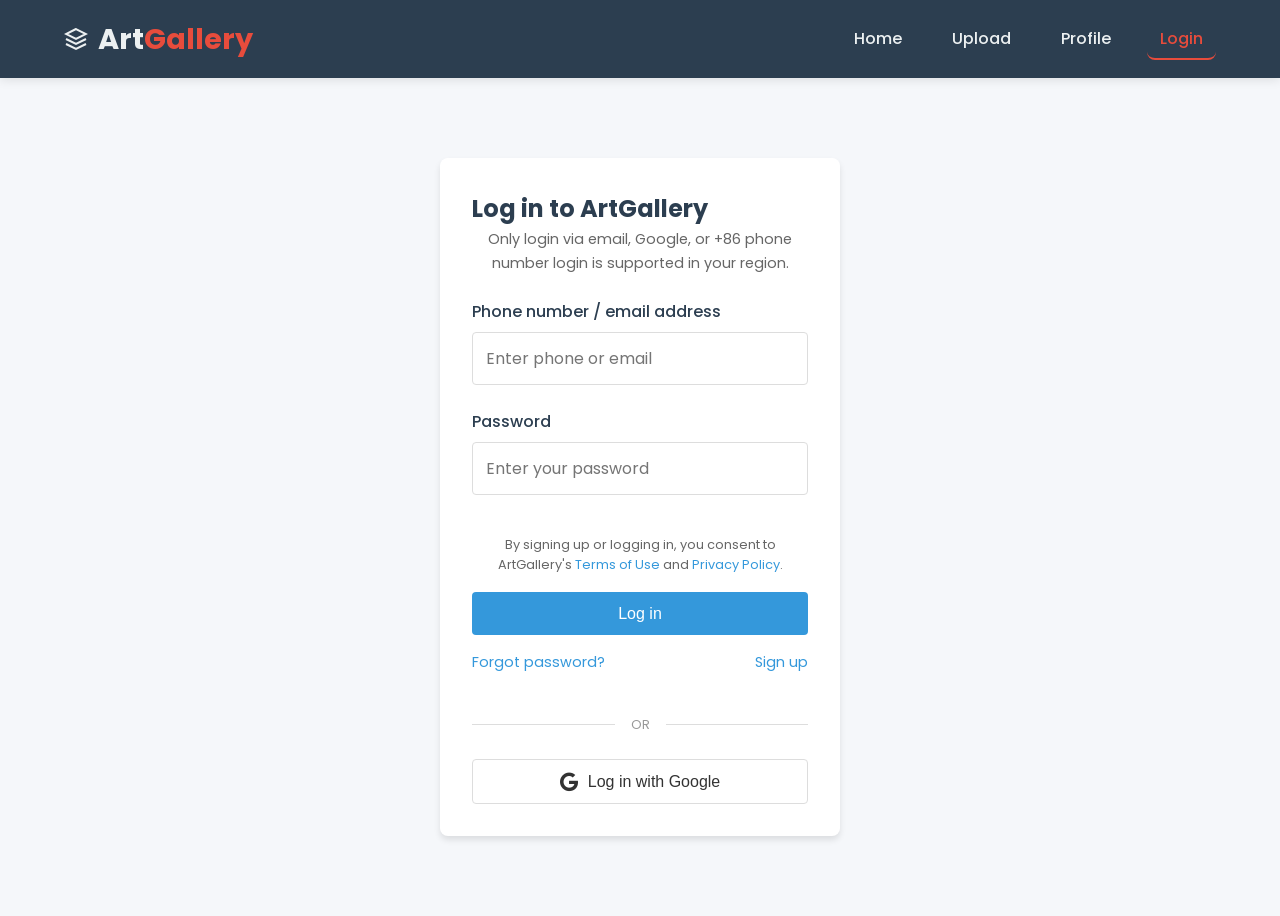
<file: index.html>
<!DOCTYPE html>
<html lang="en">

<head>
    <meta charset="UTF-8">
    <meta name="viewport" content="width=device-width, initial-scale=1.0">
    <title>Art Gallery | Discover Amazing Artworks</title>
    <link rel="stylesheet" href="styles.css">
    <link href="https://fonts.googleapis.com/css2?family=Poppins:wght@300;400;500;600;700&display=swap"
        rel="stylesheet">
</head>

<body>
    <nav>
        <div class="nav-container">
            <div class="logo">
                <svg xmlns="http://www.w3.org/2000/svg" viewBox="0 0 24 24" width="24" height="24" fill="none"
                    stroke="currentColor" stroke-width="2">
                    <path d="M12 2L2 7l10 5 10-5-10-5zM2 17l10 5 10-5M2 12l10 5 10-5"></path>
                </svg>
                Art<span>Gallery</span>
            </div>

            <button class="mobile-menu-btn">
                <svg xmlns="http://www.w3.org/2000/svg" width="24" height="24" viewBox="0 0 24 24" fill="none"
                    stroke="currentColor" stroke-width="2" stroke-linecap="round" stroke-linejoin="round">
                    <line x1="3" y1="12" x2="21" y2="12"></line>
                    <line x1="3" y1="6" x2="21" y2="6"></line>
                    <line x1="3" y1="18" x2="21" y2="18"></line>
                </svg>
            </button>

            <ul id="navMenu">
                <li><a href="index.html" class="active">Home</a></li>
                <li><a href="upload.html">Upload</a></li>
                <li><a href="profile.html">Profile</a></li>
                <li id="loginNav"><a href="login.html">Login</a></li>
                <li id="logoutNav" class="hidden"><a href="#" onclick="logout()">Logout</a></li>
            </ul>   
        </div>
    </nav>

    <div class="main-container">
        <div class="page-header">
            <h2>Discover Amazing Artworks</h2>
            <p>Explore unique pieces created by talented artists from around the world</p>
        </div>

        <section class="search-section">
            <div class="search-container">
                <input type="search" id="searchInput" placeholder="Search artworks by title, artist, or tag...">
                <button id="searchButton" aria-label="Search">
                    <svg xmlns="http://www.w3.org/2000/svg" width="24" height="24" viewBox="0 0 24 24" fill="none"
                        stroke="currentColor" stroke-width="2" stroke-linecap="round" stroke-linejoin="round">
                        <circle cx="11" cy="11" r="8"></circle>
                        <line x1="21" y1="21" x2="16.65" y2="16.65"></line>
                    </svg>
                </button>
            </div>
        </section>

        <section class="gallery">
            <div class="art-grid" id="artGallery">
                <!-- Art items will be loaded here -->
            </div>
        </section>
    </div>

    <script>
        // Toggle mobile menu
        document.querySelector('.mobile-menu-btn').addEventListener('click', function () {
            document.getElementById('navMenu').classList.toggle('show');
        });

        // Check if the user is authenticated
        document.addEventListener("DOMContentLoaded", function () {
            let user = localStorage.getItem("user");
            if (!user) {
                // Redirect to login page if not authenticated
                window.location.href = "login.html";
            } else {
                // Show the logout button and hide the login button
                document.getElementById("loginNav").classList.add("hidden");
                document.getElementById("logoutNav").classList.remove("hidden");
            }
        });

        function logout() {
            localStorage.removeItem("user");
            window.location.href = "login.html";
        }
    </script>

    <script src="script.js"></script>
</body>

</html>
</file>
<file: styles.css>
/* Modern Art Gallery - Main Styles */
:root {
  --primary-color: #2c3e50;
  --secondary-color: #e74c3c;
  --accent-color: #3498db;
  --light-bg: #f5f7fa;
  --dark-text: #2c3e50;
  --light-text: #ecf0f1;
  --box-shadow: 0 4px 6px rgba(0, 0, 0, 0.1);
  --hover-transition: all 0.3s ease;
  --border-radius: 8px;
}

* {
  box-sizing: border-box;
  margin: 0;
  padding: 0;
}

body {
  font-family: 'Poppins', 'Segoe UI', sans-serif;
  background-color: var(--light-bg);
  color: var(--dark-text);
  line-height: 1.6;
}

/* Navigation */
nav {
  background-color: var(--primary-color);
  color: var(--light-text);
  padding: 1rem 5%;
  position: sticky;
  top: 0;
  z-index: 100;
  box-shadow: 0 2px 10px rgba(0, 0, 0, 0.1);
}

.nav-container {
  display: flex;
  justify-content: space-between;
  align-items: center;
  max-width: 1400px;
  margin: 0 auto;
}

.logo {
  font-size: 1.8rem;
  font-weight: 700;
  display: flex;
  align-items: center;
}

.logo span {
  color: var(--secondary-color);
}

.logo svg {
  margin-right: 10px;
  height: 32px;
}

nav ul {
  display: flex;
  list-style: none;
}

nav ul li {
  margin-left: 1.5rem;
}

nav ul li a {
  color: var(--light-text);
  text-decoration: none;
  font-weight: 500;
  padding: 0.5rem 0.8rem;
  border-radius: var(--border-radius);
  transition: var(--hover-transition);
}

nav ul li a:hover {
  background-color: rgba(255, 255, 255, 0.1);
}

nav ul li a.active {
  color: var(--secondary-color);
  border-bottom: 2px solid var(--secondary-color);
}

.mobile-menu-btn {
  display: none;
  background: none;
  border: none;
  color: var(--light-text);
  font-size: 1.5rem;
  cursor: pointer;
}

/* Main container */
.main-container {
  max-width: 1400px;
  margin: 0 auto;
  padding: 2rem 5%;
}

/* Page headers */
.page-header {
  text-align: center;
  margin-bottom: 2.5rem;
}

.page-header h2 {
  font-size: 2.5rem;
  color: var(--primary-color);
  margin-bottom: 0.5rem;
}

.page-header p {
  color: #7f8c8d;
  font-size: 1.1rem;
  max-width: 700px;
  margin: 0 auto;
}

.search-section {
  padding: 20px 0;
  display: flex;
  justify-content: center;
  align-items: center;
  margin-bottom: 30px;
}

.search-container {
  display: flex;
  align-items: center;
  width: 100%;
  max-width: 600px;
  margin: 0 auto;
  padding: 5px 5px 5px 15px;
  border: 1px solid #dfe1e5;
  border-radius: 24px;
  background-color: #fff;
  box-shadow: 0 1px 6px rgba(32, 33, 36, 0.1);
  transition: box-shadow 0.3s ease;
}

.search-container:hover,
.search-container:focus-within {
  box-shadow: 0 2px 8px rgba(32, 33, 36, 0.15);
}

#searchInput {
  flex-grow: 1;
  padding: 10px 0;
  border: none;
  outline: none;
  font-size: 1rem;
  background-color: transparent;
  color: #333;
}

#searchInput::placeholder {
  color: #888;
}

#searchButton {
  background-color: transparent;
  color: #5f6368;
  border: none;
  border-radius: 50%;
  width: 40px;
  height: 40px;
  display: flex;
  justify-content: center;
  align-items: center;
  cursor: pointer;
  margin-left: 8px;
  transition: background-color 0.2s ease;
}

#searchButton:hover {
  background-color: rgba(0, 0, 0, 0.05);
}

#searchButton svg {
  width: 20px;
  height: 20px;
  stroke: currentColor;
}

@media (max-width: 768px) {
  .search-container {
      max-width: 90%;
      margin: 0 auto;
  }

  #searchInput {
      font-size: 0.9rem;
  }

  #searchButton {
      width: 35px;
      height: 35px;
  }

  #searchButton svg {
      width: 18px;
      height: 18px;
  }
}

#searchInput::-webkit-search-cancel-button {
  -webkit-appearance: none;
  appearance: none;
}

.hidden {
  display: none !important;
}

.no-results {
  text-align: center;
  width: 100%;
  margin-top: 20px;
  color: #666;
}

/* Gallery styles */
.gallery {
  margin-top: 2rem;
}

.art-grid {
  display: grid;
  grid-template-columns: repeat(auto-fill, minmax(300px, 1fr));
  gap: 2rem;
}

.art-item {
  background: white;
  border-radius: var(--border-radius);
  overflow: hidden;
  box-shadow: var(--box-shadow);
  transition: var(--hover-transition);
}

.art-item:hover {
  transform: translateY(-5px);
  box-shadow: 0 10px 20px rgba(0, 0, 0, 0.15);
}

.art-item img {
  width: 100%;
  height: 280px;
  object-fit: cover;
}

.art-content {
  padding: 1.5rem;
}

.art-content h3 {
  font-size: 1.3rem;
  margin-bottom: 0.5rem;
  color: var(--primary-color);
}

.art-content p {
  color: #7f8c8d;
  font-size: 0.9rem;
  margin-bottom: 1rem;
}

.art-content .artist {
  display: flex;
  align-items: center;
  font-size: 0.9rem;
}

.art-content .artist img {
  width: 30px;
  height: 30px;
  border-radius: 50%;
  margin-right: 10px;
  object-fit: cover;
}

/* Forms */
.form-container {
  max-width: 500px;
  margin: 0 auto;
  background-color: white;
  padding: 2rem;
  border-radius: var(--border-radius);
  box-shadow: var(--box-shadow);
}

.form-container h2 {
  text-align: center;
  color: var(--primary-color);
  margin-bottom: 1.5rem;
}

form {
  display: flex;
  flex-direction: column;
}

.form-group {
  margin-bottom: 1.5rem;
}

.form-group label {
  display: block;
  margin-bottom: 0.5rem;
  font-weight: 500;
  color: var(--dark-text);
}

input,
textarea,
select {
  width: 100%;
  padding: 0.8rem;
  border: 1px solid #ddd;
  border-radius: 4px;
  font-family: inherit;
  font-size: 1rem;
  transition: var(--hover-transition);
}

input:focus,
textarea:focus,
select:focus {
  outline: none;
  border-color: var(--accent-color);
  box-shadow: 0 0 0 2px rgba(52, 152, 219, 0.2);
}

textarea {
  min-height: 150px;
  resize: vertical;
}

input[type="file"] {
  padding: 0.5rem;
  background-color: #f5f7fa;
  border: 1px dashed #ddd;
  cursor: pointer;
}

.file-upload {
  position: relative;
  display: flex;
  flex-direction: column;
  align-items: center;
  padding: 2rem;
  border: 2px dashed #ddd;
  border-radius: var(--border-radius);
  background-color: #f9f9f9;
  transition: var(--hover-transition);
}

.file-upload:hover {
  background-color: #f0f0f0;
}

.file-upload input {
  position: absolute;
  width: 100%;
  height: 100%;
  opacity: 0;
  cursor: pointer;
}

.file-upload svg {
  width: 50px;
  height: 50px;
  color: #7f8c8d;
  margin-bottom: 1rem;
}

.file-upload p {
  font-size: 0.9rem;
  color: #7f8c8d;
}

.btn {
  background-color: var(--accent-color);
  color: white;
  border: none;
  padding: 0.8rem 1.5rem;
  font-size: 1rem;
  font-weight: 500;
  border-radius: 4px;
  cursor: pointer;
  transition: var(--hover-transition);
}

.btn:hover {
  background-color: #2980b9;
}

.btn-secondary {
  background-color: #7f8c8d;
}

.btn-secondary:hover {
  background-color: #6c7a7d;
}

.btn-danger {
  background-color: var(--secondary-color);
}

.btn-danger:hover {
  background-color: #c0392b;
}

/* Auth forms */
.auth-container {
  max-width: 400px;
  margin: 3rem auto;
  padding: 2rem;
  background-color: white;
  border-radius: var(--border-radius);
  box-shadow: var(--box-shadow);
}

.auth-toggle {
  text-align: center;
  margin-top: 1.5rem;
  font-size: 0.9rem;
  color: #7f8c8d;
}

.auth-toggle span {
  color: var(--accent-color);
  cursor: pointer;
  font-weight: 500;
}

/* Profile page */
.profile-container {
  display: grid;
  grid-template-columns: 1fr 2fr;
  gap: 2rem;
}

.profile-sidebar {
  background-color: white;
  padding: 2rem;
  border-radius: var(--border-radius);
  box-shadow: var(--box-shadow);
  text-align: center;
}

.profile-image {
  width: 150px;
  height: 150px;
  border-radius: 50%;
  object-fit: cover;
  margin: 0 auto 1rem;
  border: 3px solid var(--accent-color);
}

.profile-name {
  font-size: 1.5rem;
  margin-bottom: 0.5rem;
}

.profile-email {
  color: #7f8c8d;
  margin-bottom: 1.5rem;
}

.profile-stats {
  display: flex;
  justify-content: center;
  gap: 1.5rem;
  margin-bottom: 1.5rem;
}

.stat {
  text-align: center;
}

.stat-value {
  font-size: 1.5rem;
  font-weight: 600;
  color: var(--primary-color);
}

.stat-label {
  font-size: 0.8rem;
  color: #7f8c8d;
}

.edit-profile {
  display: none;
}

.my-artworks h3 {
  font-size: 1.8rem;
  margin-bottom: 1.5rem;
  color: var(--primary-color);
}

/* Utility classes */
.hidden {
  display: none;
}

.text-center {
  text-align: center;
}

.mt-1 { margin-top: 0.5rem; }
.mt-2 { margin-top: 1rem; }
.mt-3 { margin-top: 1.5rem; }
.mt-4 { margin-top: 2rem; }
.mb-1 { margin-bottom: 0.5rem; }
.mb-2 { margin-bottom: 1rem; }
.mb-3 { margin-bottom: 1.5rem; }
.mb-4 { margin-bottom: 2rem; }

/* Media queries */
@media (max-width: 768px) {
  .profile-container {
    grid-template-columns: 1fr;
  }
  
  .mobile-menu-btn {
    display: block;
  }
  
  nav ul {
    position: absolute;
    flex-direction: column;
    background-color: var(--primary-color);
    width: 100%;
    left: 0;
    top: 70px;
    padding: 1rem 0;
    box-shadow: 0 10px 15px rgba(0, 0, 0, 0.1);
    transform: translateY(-150%);
    transition: transform 0.3s ease;
  }
  
  nav ul.show {
    transform: translateY(0);
  }
  
  nav ul li {
    margin: 0;
    width: 100%;
    text-align: center;
  }
  
  nav ul li a {
    display: block;
    padding: 1rem 0;
  }
}

@media (max-width: 480px) {
  .art-grid {
    grid-template-columns: 1fr;
  }
  
  .page-header h2 {
    font-size: 2rem;
  }
}

/* Animation effects */
@keyframes fadeIn {
  from { opacity: 0; }
  to { opacity: 1; }
}

.fade-in {
  animation: fadeIn 0.5s ease forwards;
}

/* Login page specific styles */
.login-info {
  color: #666;
  font-size: 0.9rem;
  margin-bottom: 1.5rem;
  text-align: center;
}

.auth-links {
  display: flex;
  justify-content: space-between;
  margin: 1rem 0;
}

.auth-links a {
  color: var(--accent-color);
  text-decoration: none;
  font-size: 0.9rem;
}

.divider {
  display: flex;
  align-items: center;
  margin: 1.5rem 0;
  color: #999;
  font-size: 0.8rem;
}

.divider::before,
.divider::after {
  content: "";
  flex: 1;
  border-bottom: 1px solid #ddd;
}

.divider::before {
  margin-right: 1rem;
}

.divider::after {
  margin-left: 1rem;
}

.terms {
  font-size: 0.8rem;
  color: #666;
  margin: 1rem 0;
  text-align: center;
}

.terms a {
  color: var(--accent-color);
  text-decoration: none;
}

.btn-google {
  width: 100%;
  padding: 12px;
  background-color: #fff;
  color: #333;
  border: 1px solid #ddd;
  display: flex;
  align-items: center;
  justify-content: center;
  gap: 10px;
}

.btn-google:hover {
  background-color: #f5f5f5;
}

.btn-google i {
  font-size: 1.2rem;
}
</file>
